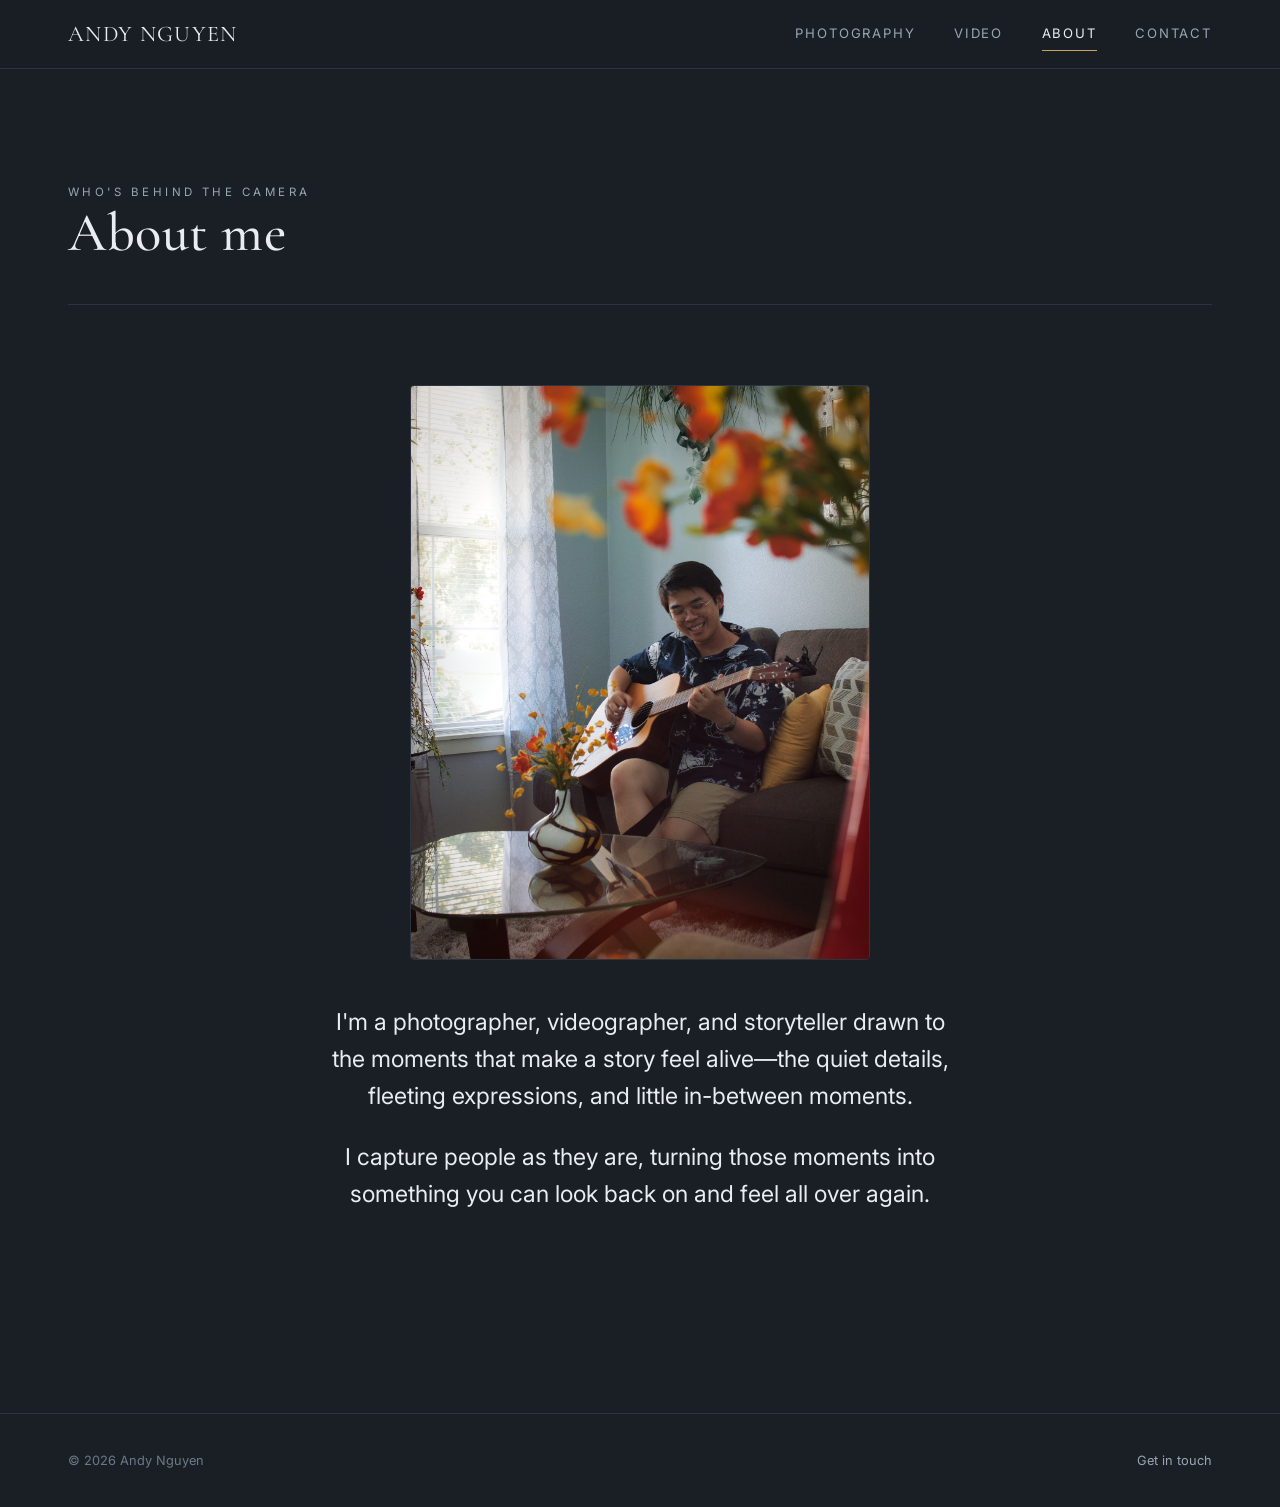
<file: about.html>
<!DOCTYPE html>
<html lang="en">
<head>
  <meta charset="utf-8">
  <meta name="viewport" content="width=device-width, initial-scale=1">
  <title>About</title>
  <meta name="description" content="About the photographer.">

  <link rel="preconnect" href="https://fonts.googleapis.com">
  <link rel="preconnect" href="https://fonts.gstatic.com" crossorigin>
  <link href="https://fonts.googleapis.com/css2?family=Cormorant+Garamond:wght@400;500;600&family=Inter:wght@400;500;600&display=swap" rel="stylesheet">
  <link rel="stylesheet" href="assets/css/site.css">
</head>
<body>
  <a class="skip-link" href="#main">Skip to content</a>

  <header class="site-header">
    <div class="shell site-header__inner">
      <a class="brand" href="index.html" data-site-name>Portfolio</a>

      <button class="nav-toggle" type="button" aria-expanded="false" aria-controls="primary-nav" aria-label="Toggle menu">☰</button>

      <nav class="nav" id="primary-nav" aria-label="Primary">
        <a href="index.html">Photography</a>
        <a href="video.html">Video</a>
        <a href="about.html">About</a>
        <a href="contact.html">Contact</a>
      </nav>
    </div>
  </header>

  <main id="main">
    <div class="shell">
      <div class="page-head">
        <p class="page-head__eyebrow">Who's behind the camera</p>
        <h1>About me</h1>
      </div>
    </div>

    <div class="shell section">
      <div class="about-layout" data-about></div>
    </div>
  </main>

  <footer class="site-footer">
    <div class="shell site-footer__inner">
      <span>© <span data-current-year></span> <span data-site-name></span></span>
      <a href="contact.html">Get in touch</a>
    </div>
  </footer>

  <script src="content/site.js"></script>
  <script src="assets/js/site.js"></script>
</body>
</html>
</file>
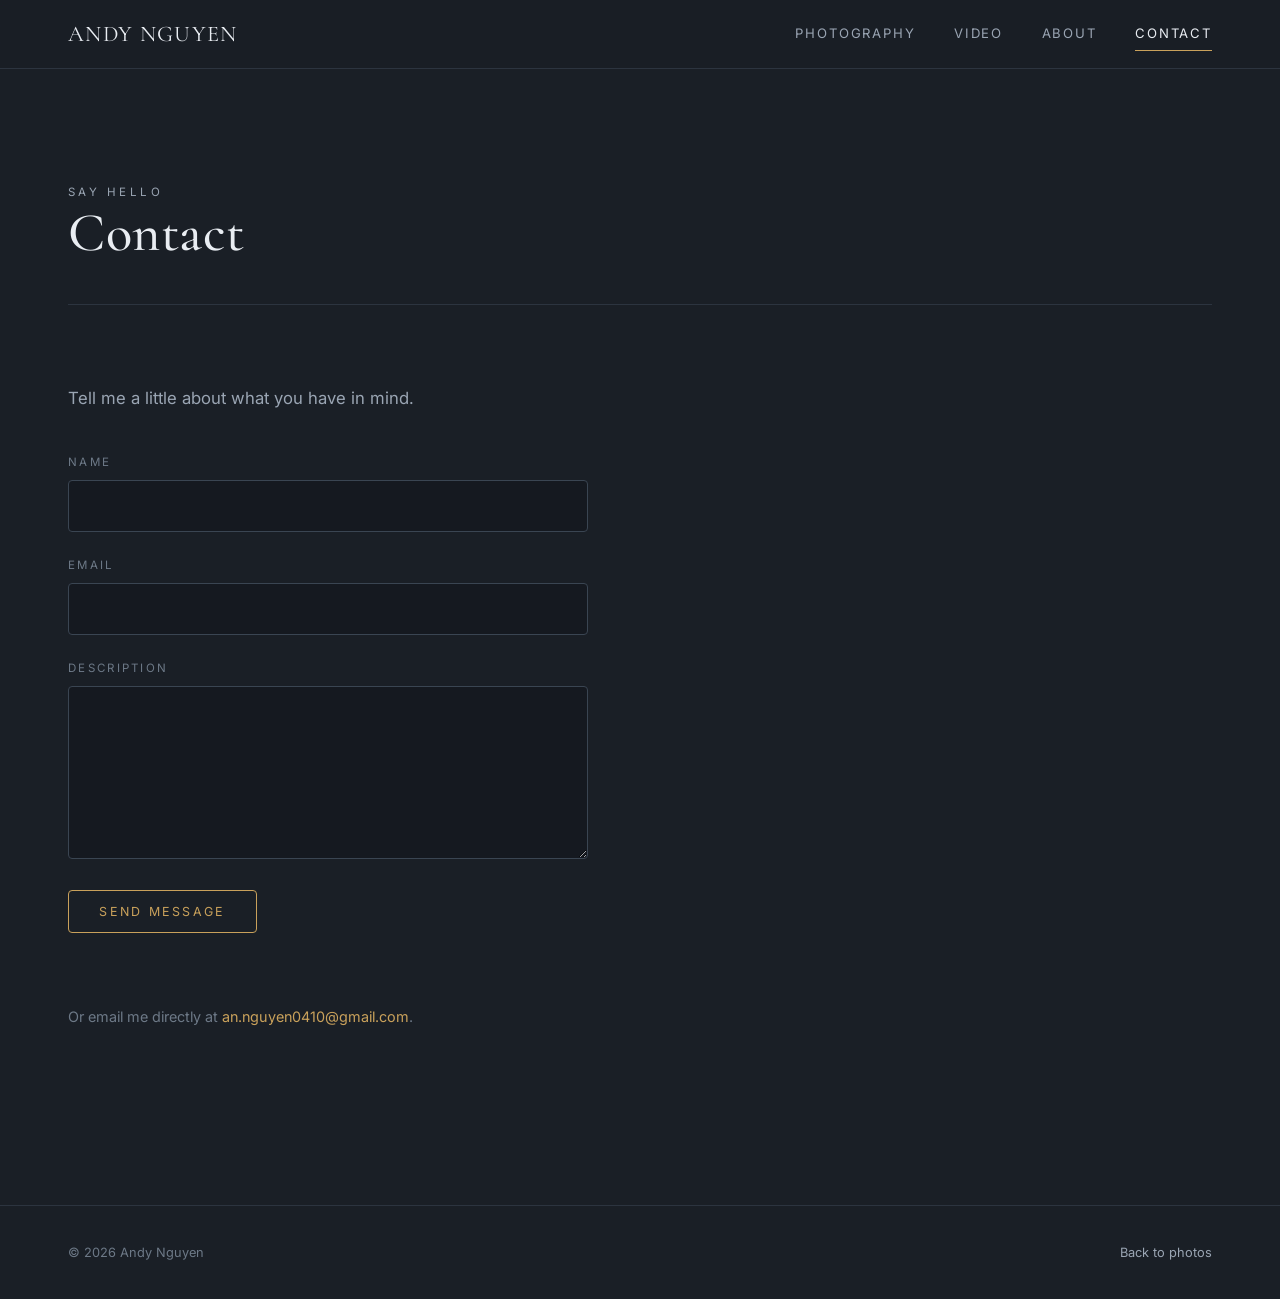
<file: contact.html>
<!DOCTYPE html>
<html lang="en">
<head>
  <meta charset="utf-8">
  <meta name="viewport" content="width=device-width, initial-scale=1">
  <title>Contact</title>
  <meta name="description" content="Get in touch.">

  <link rel="preconnect" href="https://fonts.googleapis.com">
  <link rel="preconnect" href="https://fonts.gstatic.com" crossorigin>
  <link href="https://fonts.googleapis.com/css2?family=Cormorant+Garamond:wght@400;500;600&family=Inter:wght@400;500;600&display=swap" rel="stylesheet">
  <link rel="stylesheet" href="assets/css/site.css">
</head>
<body>
  <a class="skip-link" href="#main">Skip to content</a>

  <header class="site-header">
    <div class="shell site-header__inner">
      <a class="brand" href="index.html" data-site-name>Portfolio</a>

      <button class="nav-toggle" type="button" aria-expanded="false" aria-controls="primary-nav" aria-label="Toggle menu">☰</button>

      <nav class="nav" id="primary-nav" aria-label="Primary">
        <a href="index.html">Photography</a>
        <a href="video.html">Video</a>
        <a href="about.html">About</a>
        <a href="contact.html">Contact</a>
      </nav>
    </div>
  </header>

  <main id="main">
    <div class="shell">
      <div class="page-head">
        <p class="page-head__eyebrow">Say hello</p>
        <h1>Contact</h1>
      </div>
    </div>

    <div class="shell section" data-contact></div>
  </main>

  <footer class="site-footer">
    <div class="shell site-footer__inner">
      <span>© <span data-current-year></span> <span data-site-name></span></span>
      <a href="index.html">Back to photos</a>
    </div>
  </footer>

  <script src="content/site.js"></script>
  <script src="assets/js/site.js"></script>
</body>
</html>
</file>
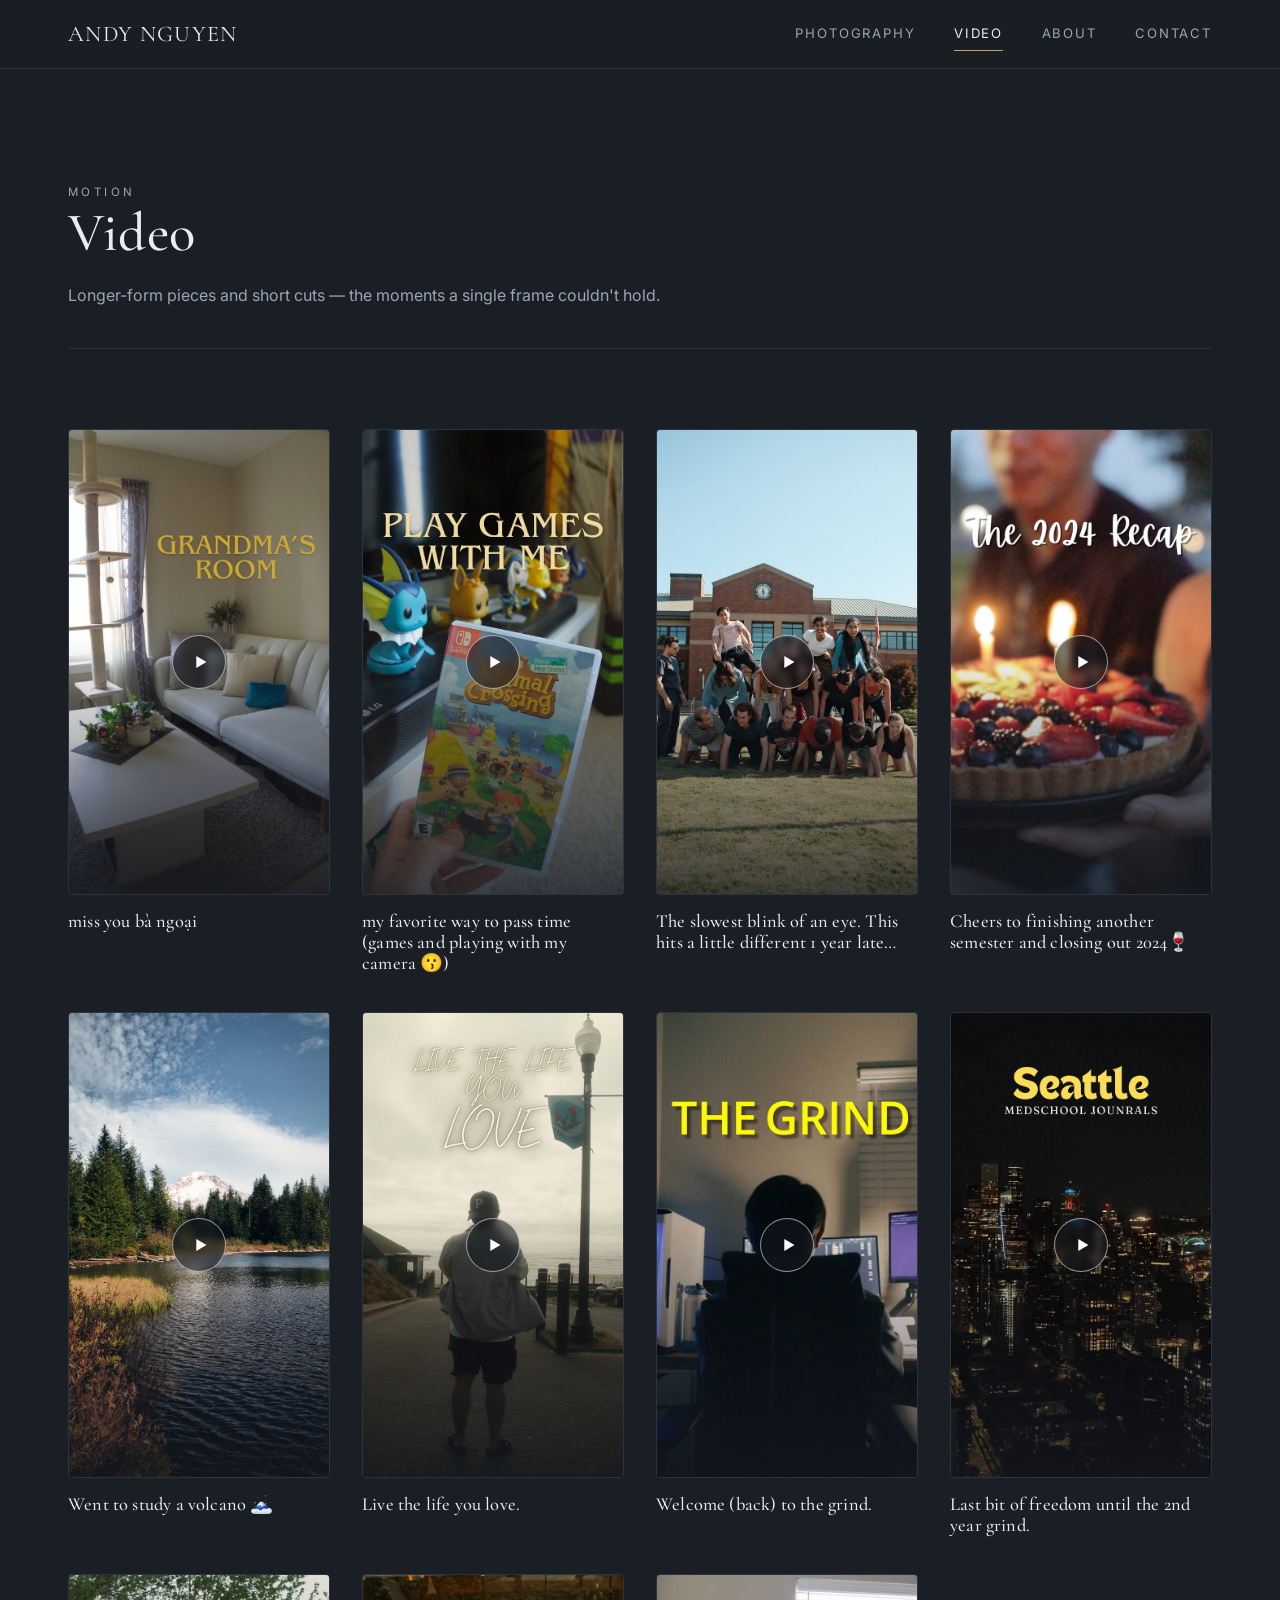
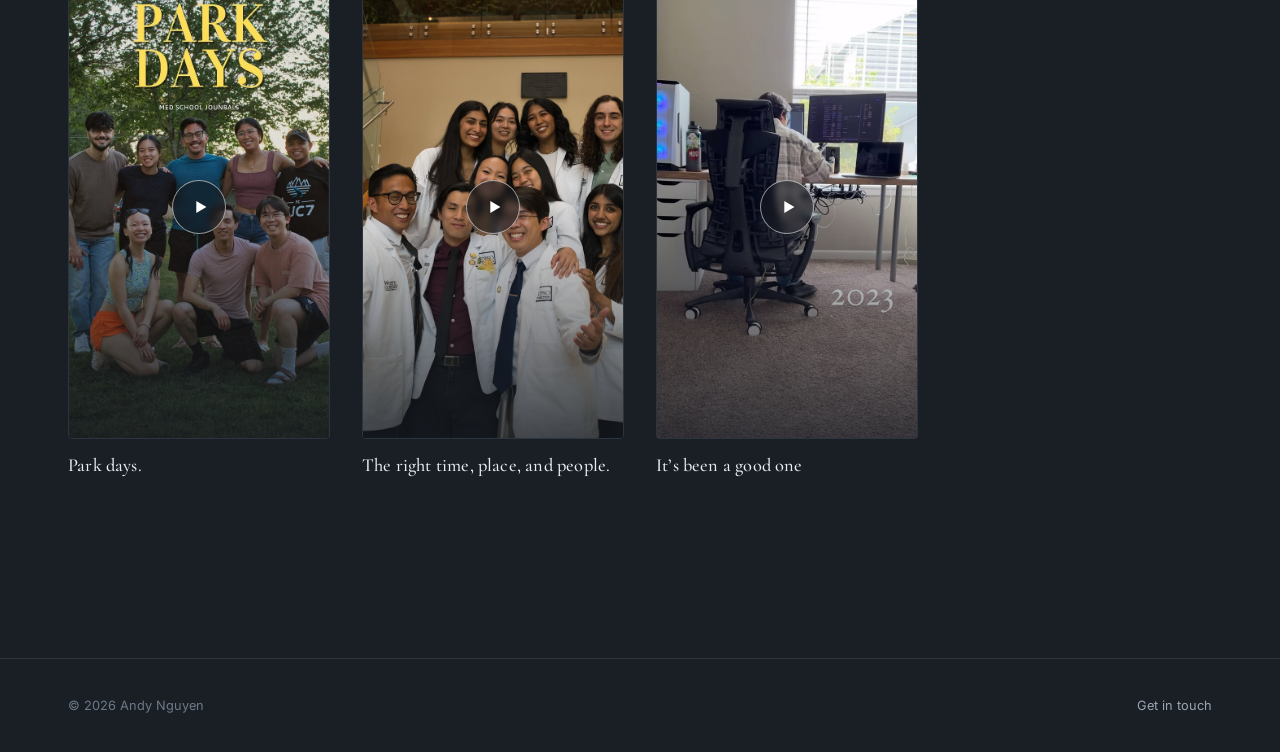
<file: video.html>
<!DOCTYPE html>
<html lang="en">
<head>
  <meta charset="utf-8">
  <meta name="viewport" content="width=device-width, initial-scale=1">
  <title>Video</title>
  <meta name="description" content="Short films and motion work.">

  <link rel="preconnect" href="https://fonts.googleapis.com">
  <link rel="preconnect" href="https://fonts.gstatic.com" crossorigin>
  <link href="https://fonts.googleapis.com/css2?family=Cormorant+Garamond:wght@400;500;600&family=Inter:wght@400;500;600&display=swap" rel="stylesheet">
  <link rel="stylesheet" href="assets/css/site.css">
</head>
<body>
  <a class="skip-link" href="#main">Skip to content</a>

  <header class="site-header">
    <div class="shell site-header__inner">
      <a class="brand" href="index.html" data-site-name>Portfolio</a>

      <button class="nav-toggle" type="button" aria-expanded="false" aria-controls="primary-nav" aria-label="Toggle menu">☰</button>

      <nav class="nav" id="primary-nav" aria-label="Primary">
        <a href="index.html">Photography</a>
        <a href="video.html">Video</a>
        <a href="about.html">About</a>
        <a href="contact.html">Contact</a>
      </nav>
    </div>
  </header>

  <main id="main">
    <div class="shell">
      <div class="page-head">
        <p class="page-head__eyebrow">Motion</p>
        <h1>Video</h1>
        <p>Longer-form pieces and short cuts — the moments a single frame couldn't hold.</p>
      </div>
    </div>

    <div class="shell section" data-videos></div>
  </main>

  <footer class="site-footer">
    <div class="shell site-footer__inner">
      <span>© <span data-current-year></span> <span data-site-name></span></span>
      <a href="contact.html">Get in touch</a>
    </div>
  </footer>

  <script src="content/site.js"></script>
  <script src="content/videos.js"></script>
  <script src="assets/js/site.js"></script>
</body>
</html>
</file>
<file: assets/css/site.css>
/* ==========================================================================
   Theme tokens
   ========================================================================== */

:root {
  --bg:            #1a1f26;
  --bg-elevated:   #212832;
  --bg-sunken:     #151920;
  --line:          #2c343f;
  --line-strong:   #3a4552;

  --text:          #e9edf2;
  --text-muted:    #9aa5b3;
  --text-faint:    #6d7987;

  --accent:        #c9a15b;
  --accent-soft:   rgba(201, 161, 91, 0.16);

  --font-display:  "Cormorant Garamond", Georgia, "Times New Roman", serif;
  --font-body:     "Inter", -apple-system, BlinkMacSystemFont, "Segoe UI",
                   Helvetica, Arial, sans-serif;

  --page-max:      1240px;
  --gutter:        clamp(1.25rem, 4vw, 3rem);

  --radius:        4px;
  --transition:    220ms cubic-bezier(0.4, 0, 0.2, 1);
}

/* ==========================================================================
   Base
   ========================================================================== */

*,
*::before,
*::after { box-sizing: border-box; }

html {
  scroll-behavior: smooth;
  -webkit-text-size-adjust: 100%;
}

body {
  margin: 0;
  background: var(--bg);
  color: var(--text);
  font-family: var(--font-body);
  font-size: 16px;
  line-height: 1.65;
  -webkit-font-smoothing: antialiased;
  -moz-osx-font-smoothing: grayscale;
}

img { display: block; max-width: 100%; }

a {
  color: inherit;
  text-decoration: none;
}

h1, h2, h3 {
  font-family: var(--font-display);
  font-weight: 500;
  line-height: 1.15;
  margin: 0;
  letter-spacing: 0.01em;
}

::selection {
  background: var(--accent-soft);
  color: var(--text);
}

:focus-visible {
  outline: 2px solid var(--accent);
  outline-offset: 3px;
}

.shell {
  width: 100%;
  max-width: var(--page-max);
  margin-inline: auto;
  padding-inline: var(--gutter);
}

.skip-link {
  position: absolute;
  left: -9999px;
  top: 0;
  z-index: 200;
  padding: 0.75rem 1.25rem;
  background: var(--accent);
  color: #14181e;
  font-weight: 600;
}
.skip-link:focus { left: 0; }

/* ==========================================================================
   Header / navigation
   ========================================================================== */

.site-header {
  position: sticky;
  top: 0;
  z-index: 100;
  background: rgba(26, 31, 38, 0.82);
  backdrop-filter: blur(14px);
  -webkit-backdrop-filter: blur(14px);
  border-bottom: 1px solid var(--line);
}

.site-header__inner {
  display: flex;
  align-items: center;
  justify-content: space-between;
  gap: 1.5rem;
  min-height: 68px;
}

.brand {
  font-family: var(--font-display);
  font-size: 1.4rem;
  letter-spacing: 0.06em;
  text-transform: uppercase;
  color: var(--text);
  white-space: nowrap;
}

.nav {
  display: flex;
  align-items: center;
  gap: clamp(1rem, 3vw, 2.4rem);
}

.nav a {
  position: relative;
  padding: 0.4rem 0;
  font-size: 0.82rem;
  letter-spacing: 0.14em;
  text-transform: uppercase;
  color: var(--text-muted);
  transition: color var(--transition);
}

.nav a::after {
  content: "";
  position: absolute;
  left: 0;
  bottom: 0;
  width: 100%;
  height: 1px;
  background: var(--accent);
  transform: scaleX(0);
  transform-origin: left;
  transition: transform var(--transition);
}

.nav a:hover { color: var(--text); }
.nav a:hover::after { transform: scaleX(1); }

.nav a[aria-current="page"] { color: var(--text); }
.nav a[aria-current="page"]::after { transform: scaleX(1); }

.nav-toggle {
  display: none;
  background: none;
  border: 1px solid var(--line-strong);
  border-radius: var(--radius);
  color: var(--text);
  padding: 0.5rem 0.7rem;
  cursor: pointer;
  line-height: 1;
}

@media (max-width: 720px) {
  .nav-toggle { display: block; }

  .nav {
    position: absolute;
    top: 100%;
    left: 0;
    right: 0;
    flex-direction: column;
    align-items: stretch;
    gap: 0;
    padding: 0.5rem var(--gutter) 1.25rem;
    background: var(--bg-elevated);
    border-bottom: 1px solid var(--line);
  }

  .nav[hidden] { display: none; }

  .nav a {
    padding: 0.9rem 0;
    border-bottom: 1px solid var(--line);
  }
  .nav a::after { display: none; }
  .nav a[aria-current="page"] { color: var(--accent); }
}

/* ==========================================================================
   Banner
   ========================================================================== */

.banner {
  position: relative;
  overflow: hidden;
  background: var(--bg-sunken);
}

.banner__image {
  width: 100%;
  height: clamp(320px, 52vh, 560px);
  object-fit: cover;
  object-position: center;
}

.banner__scrim {
  position: absolute;
  inset: 0;
  background: linear-gradient(
    to bottom,
    rgba(26, 31, 38, 0.15) 0%,
    rgba(26, 31, 38, 0.55) 55%,
    rgba(26, 31, 38, 0.96) 100%
  );
}

.banner__caption {
  position: absolute;
  left: 0;
  right: 0;
  bottom: clamp(1.75rem, 5vh, 3.25rem);
  text-align: center;
}

.banner__name {
  font-size: clamp(2.6rem, 8vw, 5rem);
  letter-spacing: 0.02em;
}

.banner__tagline {
  margin: 0.75rem 0 0;
  font-size: 0.8rem;
  letter-spacing: 0.34em;
  text-transform: uppercase;
  color: var(--accent);
}

.banner__subtitle {
  margin: 0.6rem 0 0;
  font-size: 0.95rem;
  color: var(--text-muted);
}

/* ==========================================================================
   Page headers (interior pages)
   ========================================================================== */

.page-head {
  padding: clamp(3.5rem, 9vw, 6rem) 0 clamp(1.5rem, 4vw, 2.5rem);
  border-bottom: 1px solid var(--line);
}

.page-head__eyebrow {
  margin: 0 0 0.85rem;
  font-size: 0.72rem;
  letter-spacing: 0.3em;
  text-transform: uppercase;
  color: var(--accent);
}

.page-head h1 { font-size: clamp(2.2rem, 5.5vw, 3.4rem); }

.page-head p {
  max-width: 60ch;
  margin: 1.1rem 0 0;
  color: var(--text-muted);
}

/* ==========================================================================
   Gallery — year / album / photos
   ========================================================================== */

/* padding-block, never the `padding` shorthand — these sit on the same element
   as .shell and the shorthand would wipe out its side gutters. */
.gallery { padding-block: clamp(3rem, 7vw, 5rem) 2rem; }

.year {
  padding-block: clamp(2rem, 5vw, 3.25rem);
  border-top: 1px solid var(--line);
}
.year:first-child {
  border-top: 0;
  padding-top: 0;
}

.year__label {
  display: flex;
  align-items: baseline;
  gap: 1.25rem;
  margin-bottom: 2.5rem;
}

.year__number {
  font-family: var(--font-display);
  font-size: clamp(2.6rem, 7vw, 4.25rem);
  line-height: 1;
  color: var(--text);
}

/* A worded title (e.g. an album divider above a carousel) reads oddly at
   the huge display size meant for a four-digit year. */
.year__label--wordy .year__number {
  font-size: clamp(1.35rem, 3vw, 1.85rem);
}

.year__rule {
  flex: 1;
  height: 1px;
  background: linear-gradient(to right, var(--line-strong), transparent);
}

.year__count {
  font-size: 0.72rem;
  letter-spacing: 0.2em;
  text-transform: uppercase;
  color: var(--text-faint);
  white-space: nowrap;
}

.album + .album { margin-top: clamp(3rem, 6vw, 4.5rem); }

.album__header { max-width: 62ch; margin-bottom: 1.6rem; }

.album__title {
  font-size: clamp(1.5rem, 3.2vw, 2.05rem);
  margin-bottom: 0.5rem;
}

.album__description {
  margin: 0;
  color: var(--text-muted);
  font-size: 0.98rem;
}

/* Albums pick a layout in content/gallery.js. Default is masonry columns,
   which keep mixed portrait/landscape shots tidy. --columns is set per album
   in JS so a two-photo album doesn't leave an empty trailing column. */
.album__grid--masonry {
  --columns: 3;
  column-count: var(--columns);
  column-gap: 8px;
}

@media (max-width: 900px) { .album__grid--masonry { column-count: min(var(--columns), 2); } }
@media (max-width: 560px) { .album__grid--masonry { column-count: 1; } }

/* --- layout: "justified" -------------------------------------------------
   Every photo in a row is shown at the SAME height, with widths following
   each photo's own proportions, so nothing is stretched or cropped. Each
   item grows in proportion to its aspect ratio (--ar, measured from the
   file by JS) while its box keeps that same ratio — equal heights fall out
   of the arithmetic. The fallback value is a typical portrait shape, so the
   layout barely moves once the real ratios arrive. */
.album__grid--justified {
  display: flex;
  flex-direction: column;
  gap: 8px;
}

.album__row {
  display: flex;
  gap: 8px;
}

.album__grid--justified .photo {
  flex: var(--ar, 0.72) 1 0;
  aspect-ratio: var(--ar, 0.72);
  margin: 0;
  min-width: 0;
}

.album__grid--justified .photo img {
  width: 100%;
  height: 100%;
  object-fit: cover; /* box matches the photo's ratio, so nothing is cut off */
}

/* --- layout: "plus" ------------------------------------------------------
   Three across, with the outer two dropped down and a fourth photo centred
   underneath, so the group reads as a plus sign. */
.album__grid--plus {
  display: grid;
  grid-template-columns: repeat(3, 1fr);
  gap: 8px;
  align-items: start;
}

.album__grid--plus .photo { margin: 0; }

.album__grid--plus .photo:nth-child(1),
.album__grid--plus .photo:nth-child(3) {
  margin-top: clamp(2rem, 6vw, 5.5rem);
}

/* Centre the fourth photo to close the shape. */
.album__grid--plus .photo:nth-child(4) {
  grid-column: 2;
  margin-top: clamp(-6rem, -8vw, -2rem);
}

@media (max-width: 720px) {
  .album__grid--plus {
    grid-template-columns: 1fr;
  }
  .album__grid--plus .photo:nth-child(1),
  .album__grid--plus .photo:nth-child(3),
  .album__grid--plus .photo:nth-child(4) {
    grid-column: auto;
    margin-top: 0;
  }
}

/* Below 560px the layout code gives every photo its own row, so nothing
   further is needed here. */

/* --- layout: "carousel" ---------------------------------------------------
   Auto-advancing slideshow. Photos are never cropped — portrait and
   landscape shots both sit centred via object-fit: contain — while a
   blurred, zoomed copy of the same image fills the frame behind them so
   there's never empty letterboxing. The caption lives inside the frame,
   bottom-centre, over its own gradient scrim so it stays readable on any
   photo. */
.carousel {
  position: relative;
  border-radius: var(--radius);
  overflow: hidden;
  background: var(--bg-elevated);
}

.carousel__track {
  display: flex;
  height: clamp(320px, 62vw, 640px);
  transition: transform 650ms cubic-bezier(0.65, 0, 0.35, 1);
}

.carousel__slide {
  position: relative;
  flex: 0 0 100%;
  width: 100%;
  height: 100%;
}

.carousel__backdrop {
  position: absolute;
  inset: 0;
  background-size: cover;
  background-position: center;
  filter: blur(36px) brightness(0.55) saturate(1.15);
  transform: scale(1.15);
}

.carousel__photo {
  position: absolute;
  inset: 0;
  width: 100%;
  height: 100%;
  padding: 0;
  border: 0;
  background: transparent;
  cursor: zoom-in;
  display: flex;
  align-items: center;
  justify-content: center;
}

.carousel__image {
  position: relative;
  max-width: 100%;
  max-height: 100%;
  width: auto;
  height: auto;
  object-fit: contain;
  box-shadow: 0 18px 48px rgba(0, 0, 0, 0.35);
}

.carousel__caption {
  position: absolute;
  inset-inline: 0;
  bottom: 0;
  z-index: 2;
  padding: 3rem 1.5rem 1.1rem;
  text-align: center;
  color: #fff;
  background: linear-gradient(to top, rgba(0, 0, 0, 0.72), transparent);
  pointer-events: none;
}

.carousel__caption-title {
  margin: 0 0 0.2rem;
  font-family: var(--font-display);
  font-size: clamp(1.15rem, 2.4vw, 1.5rem);
}

.carousel__caption-text {
  margin: 0 0 0.6rem;
  font-size: 0.85rem;
  color: rgba(255, 255, 255, 0.82);
}

.carousel__dots {
  display: flex;
  justify-content: center;
  gap: 0.45rem;
  pointer-events: auto;
}

.carousel__dot {
  width: 7px;
  height: 7px;
  padding: 0;
  border: 0;
  border-radius: 50%;
  background: rgba(255, 255, 255, 0.4);
  cursor: pointer;
  transition: background var(--transition), transform var(--transition);
}

.carousel__dot:hover { background: rgba(255, 255, 255, 0.7); }
.carousel__dot.is-active { background: #fff; transform: scale(1.2); }

.carousel__nav {
  position: absolute;
  top: 50%;
  z-index: 2;
  transform: translateY(-50%);
  width: 42px;
  height: 42px;
  display: flex;
  align-items: center;
  justify-content: center;
  border: 0;
  border-radius: 50%;
  background: rgba(0, 0, 0, 0.35);
  color: #fff;
  font-size: 1.5rem;
  line-height: 1;
  cursor: pointer;
  opacity: 1;
  transition: background var(--transition);
}

.carousel__nav:hover { background: rgba(0, 0, 0, 0.55); }
.carousel__nav--prev { left: 12px; }
.carousel__nav--next { right: 12px; }

@media (max-width: 640px) {
  .carousel__track { height: clamp(280px, 78vw, 420px); }
  .carousel__nav { width: 34px; height: 34px; font-size: 1.25rem; }
  .carousel__caption { padding: 2.25rem 1rem 0.9rem; }
}

@media (prefers-reduced-motion: reduce) {
  .carousel__track { transition: none; }
}

.photo {
  display: block;
  width: 100%;
  padding: 0;
  margin: 0 0 8px;
  border: 0;
  border-radius: var(--radius);
  overflow: hidden;
  background: var(--bg-elevated);
  break-inside: avoid;
  cursor: zoom-in;
  position: relative;
  transition: transform var(--transition);
}

.photo img {
  width: 100%;
  height: auto;
  transition: opacity 400ms ease, transform var(--transition);
  opacity: 0;
}

.photo img.is-loaded { opacity: 1; }

.photo::after {
  content: "";
  position: absolute;
  inset: 0;
  box-shadow: inset 0 0 0 1px rgba(255, 255, 255, 0.06);
  border-radius: var(--radius);
  pointer-events: none;
  transition: box-shadow var(--transition);
}

.photo:hover img { transform: scale(1.03); }
.photo:hover::after { box-shadow: inset 0 0 0 1px var(--accent); }

/* ==========================================================================
   Lightbox
   ========================================================================== */

.lightbox {
  position: fixed;
  inset: 0;
  z-index: 300;
  display: grid;
  place-items: center;
  padding: clamp(1rem, 4vw, 3rem);
  background: rgba(14, 17, 21, 0.95);
  backdrop-filter: blur(6px);
  -webkit-backdrop-filter: blur(6px);
  opacity: 0;
  pointer-events: none;
  transition: opacity 200ms ease;
}

.lightbox.is-open {
  opacity: 1;
  pointer-events: auto;
}

.lightbox__figure {
  margin: 0;
  max-width: 100%;
  max-height: 100%;
  display: flex;
  flex-direction: column;
  align-items: center;
  gap: 0.9rem;
}

.lightbox__image {
  max-width: 100%;
  max-height: 82vh;
  width: auto;
  object-fit: contain;
  border-radius: var(--radius);
}

.lightbox__caption {
  font-size: 0.78rem;
  letter-spacing: 0.16em;
  text-transform: uppercase;
  color: var(--text-faint);
}

.lightbox__btn {
  position: absolute;
  background: rgba(33, 40, 50, 0.85);
  border: 1px solid var(--line-strong);
  color: var(--text);
  width: 46px;
  height: 46px;
  border-radius: 50%;
  font-size: 1.1rem;
  line-height: 1;
  cursor: pointer;
  display: grid;
  place-items: center;
  transition: background var(--transition), border-color var(--transition);
}

.lightbox__btn:hover {
  background: var(--bg-elevated);
  border-color: var(--accent);
}

.lightbox__btn--close { top: 1.25rem; right: 1.25rem; }
.lightbox__btn--prev  { left: clamp(0.75rem, 3vw, 2rem); }
.lightbox__btn--next  { right: clamp(0.75rem, 3vw, 2rem); }

/* ==========================================================================
   Generic content sections (About / Contact / Video)
   ========================================================================== */

.section { padding-block: clamp(3rem, 7vw, 5rem); }

.prose {
  max-width: 64ch;
  font-size: 1.05rem;
  color: var(--text-muted);
}
.prose p { margin: 0 0 1.35rem; }
.prose p:last-child { margin-bottom: 0; }
.prose strong { color: var(--text); font-weight: 600; }

/* Portrait sits above the words, both centred in one column. */
.about-layout {
  display: grid;
  grid-template-columns: minmax(0, 1fr);
  justify-items: center;
  gap: clamp(2rem, 4vw, 2.75rem);
  align-items: start;
  text-align: center;
}

.about-layout .prose {
  font-size: clamp(1.15rem, 0.95rem + 0.7vw, 1.45rem);
  line-height: 1.6;
  max-width: 46ch;
  color: var(--text);
}

.about-layout .prose p { margin-bottom: 1.5rem; }

.portrait {
  width: 100%;
  max-width: 460px;
  border-radius: var(--radius);
  border: 1px solid var(--line);
}

/* --- Contact form ------------------------------------------------------- */

.contact-form {
  max-width: 520px;
  margin-top: 2.5rem;
}

.field { margin: 0 0 1.5rem; }

.field label {
  display: block;
  margin-bottom: 0.5rem;
  font-size: 0.72rem;
  letter-spacing: 0.2em;
  text-transform: uppercase;
  color: var(--text-faint);
}

.field input,
.field textarea {
  width: 100%;
  padding: 0.8rem 0.95rem;
  background: var(--bg-sunken);
  border: 1px solid var(--line-strong);
  border-radius: var(--radius);
  color: var(--text);
  font-family: inherit;
  font-size: 0.98rem;
  line-height: 1.55;
  transition: border-color var(--transition), background var(--transition);
}

.field textarea { resize: vertical; min-height: 8rem; }

.field input::placeholder,
.field textarea::placeholder { color: var(--text-faint); }

.field input:focus,
.field textarea:focus {
  outline: none;
  border-color: var(--accent);
  background: var(--bg-elevated);
}

.button {
  padding: 0.8rem 1.9rem;
  background: transparent;
  border: 1px solid var(--accent);
  border-radius: var(--radius);
  color: var(--accent);
  font-family: inherit;
  font-size: 0.78rem;
  letter-spacing: 0.18em;
  text-transform: uppercase;
  cursor: pointer;
  transition: background var(--transition), color var(--transition);
}

.button:hover:not(:disabled) {
  background: var(--accent);
  color: #14181e;
}

.button:disabled { opacity: 0.5; cursor: default; }

.form-status {
  margin: 1rem 0 0;
  min-height: 1.4em;
  font-size: 0.9rem;
  color: var(--text-muted);
}

.form-status.is-ok { color: var(--accent); }
.form-status.is-error { color: #e0796b; }

.contact-direct {
  margin: 2.25rem 0 0;
  font-size: 0.9rem;
  color: var(--text-faint);
}

.contact-direct a { color: var(--accent); }
.contact-direct a:hover { opacity: 0.75; }

.video-grid {
  display: grid;
  grid-template-columns: repeat(auto-fit, minmax(min(100%, 420px), 1fr));
  gap: clamp(1.5rem, 3vw, 2.5rem);
  /* Stops a single film from ballooning to the full page width. */
  max-width: 980px;
}

/* Reels are vertical, so they want narrower columns than a 16:9 film. */
.video-grid--reels {
  grid-template-columns: repeat(auto-fill, minmax(min(100%, 240px), 1fr));
  gap: clamp(1.25rem, 2.5vw, 2rem);
  max-width: none;
}

.video-group__heading {
  font-size: clamp(1.5rem, 3vw, 2rem);
  margin-bottom: 1.75rem;
}

.video-group__heading:not(:first-child) { margin-top: clamp(3rem, 6vw, 4.5rem); }

.video-card__frame {
  position: relative;
  aspect-ratio: 16 / 9;
  background: var(--bg-sunken);
  border: 1px solid var(--line);
  border-radius: var(--radius);
  overflow: hidden;
}

.video-card__frame iframe {
  position: absolute;
  inset: 0;
  width: 100%;
  height: 100%;
  border: 0;
}

.video-card__title { font-size: 1.3rem; margin: 1rem 0 0.35rem; }
.video-card__description { margin: 0; color: var(--text-muted); font-size: 0.95rem; }

.video-card--reel .video-card__title { font-size: 1.15rem; }

.video-card__note {
  margin: 0.5rem 0 0;
  font-size: 0.78rem;
  color: var(--text-faint);
}

/* --- Instagram reel card ------------------------------------------------ */

.reel-link {
  position: relative;
  display: block;
  aspect-ratio: 9 / 16;
  overflow: hidden;
  border-radius: var(--radius);
  background: var(--bg-sunken);
  border: 1px solid var(--line);
  transition: border-color var(--transition), transform var(--transition);
}

.reel-link__image {
  width: 100%;
  height: 100%;
  object-fit: cover;
  transition: transform var(--transition), filter var(--transition);
}

.reel-link.is-missing-thumbnail {
  background:
    radial-gradient(circle at 50% 38%, #2b3542 0%, var(--bg-sunken) 70%);
}

.reel-link__scrim {
  position: absolute;
  inset: 0;
  background: linear-gradient(
    to bottom,
    rgba(21, 25, 32, 0) 45%,
    rgba(21, 25, 32, 0.85) 100%
  );
  opacity: 0.9;
  transition: opacity var(--transition);
}

.play-badge {
  position: absolute;
  top: 50%;
  left: 50%;
  transform: translate(-50%, -50%);
  width: 54px;
  height: 54px;
  display: grid;
  place-items: center;
  border-radius: 50%;
  background: rgba(21, 25, 32, 0.55);
  border: 1px solid rgba(255, 255, 255, 0.55);
  color: #fff;
  backdrop-filter: blur(3px);
  -webkit-backdrop-filter: blur(3px);
  transition: background var(--transition), border-color var(--transition),
              transform var(--transition);
}

.play-badge svg { margin-left: 2px; }

.reel-link__cta {
  position: absolute;
  left: 0;
  right: 0;
  bottom: 0.9rem;
  text-align: center;
  font-size: 0.68rem;
  letter-spacing: 0.16em;
  text-transform: uppercase;
  color: var(--text);
  opacity: 0;
  transform: translateY(6px);
  transition: opacity var(--transition), transform var(--transition);
}

.reel-link:hover,
.reel-link:focus-visible { border-color: var(--accent); }

.reel-link:hover .reel-link__image,
.reel-link:focus-visible .reel-link__image { transform: scale(1.04); }

.reel-link:hover .play-badge,
.reel-link:focus-visible .play-badge {
  background: var(--accent);
  border-color: var(--accent);
  color: #14181e;
  transform: translate(-50%, -50%) scale(1.06);
}

.reel-link:hover .reel-link__cta,
.reel-link:focus-visible .reel-link__cta {
  opacity: 1;
  transform: translateY(0);
}

.empty-state {
  padding: clamp(3rem, 8vw, 5rem) 1.5rem;
  text-align: center;
  border: 1px dashed var(--line-strong);
  border-radius: var(--radius);
  color: var(--text-muted);
}

.empty-state h2 {
  font-size: 1.6rem;
  color: var(--text);
  margin-bottom: 0.6rem;
}

.empty-state p { margin: 0; max-width: 44ch; margin-inline: auto; }

/* ==========================================================================
   Footer
   ========================================================================== */

.site-footer {
  margin-top: clamp(3rem, 8vw, 6rem);
  border-top: 1px solid var(--line);
  padding-block: 2.25rem;
}

.site-footer__inner {
  display: flex;
  flex-wrap: wrap;
  align-items: center;
  justify-content: space-between;
  gap: 1rem;
  font-size: 0.8rem;
  color: var(--text-faint);
}

.site-footer a { color: var(--text-muted); transition: color var(--transition); }
.site-footer a:hover { color: var(--accent); }

/* ==========================================================================
   Motion preferences
   ========================================================================== */

@media (prefers-reduced-motion: reduce) {
  html { scroll-behavior: auto; }
  *,
  *::before,
  *::after {
    animation-duration: 0.01ms !important;
    transition-duration: 0.01ms !important;
  }
  .photo:hover img { transform: none; }
}
</file>
